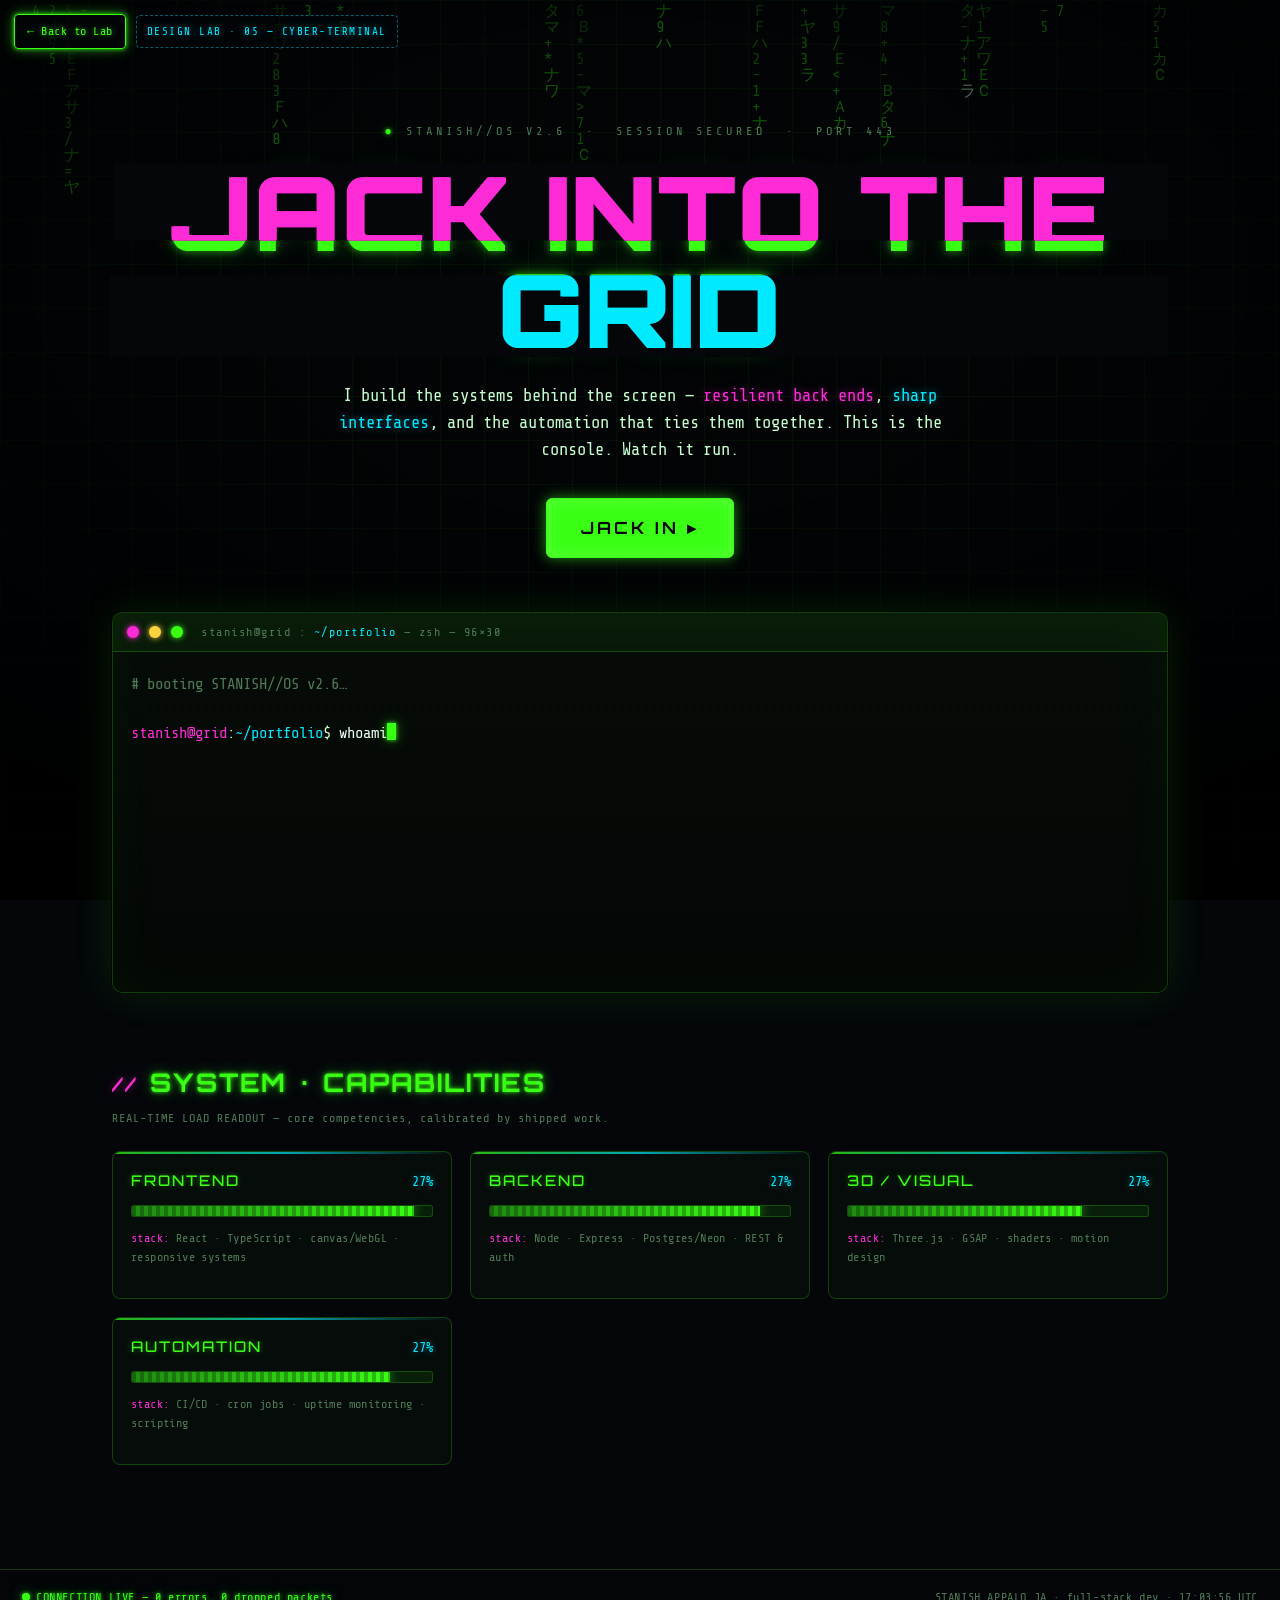
<file: demos/cyberpunk.html>
<!DOCTYPE html>
<html lang="en">
<head>
<meta charset="UTF-8" />
<meta name="viewport" content="width=device-width, initial-scale=1.0" />
<title>CYBER-TERMINAL // Design Lab 05 — Stanish Appalo JA</title>
<meta name="description" content="A neon cyberpunk hacker-terminal interface — matrix rain, glitch headline, live typing console and a HUD capabilities readout. Design Lab piece 05 by Stanish Appalo JA." />
<link rel="preconnect" href="https://fonts.googleapis.com" />
<link rel="preconnect" href="https://fonts.gstatic.com" crossorigin />
<link href="https://fonts.googleapis.com/css2?family=Share+Tech+Mono&family=Orbitron:wght@500;700;900&display=swap" rel="stylesheet" />
<style>
  :root {
    --bg: #04060a;
    --bg-soft: #070b12;
    --green: #39ff14;
    --green-dim: #1f8a12;
    --magenta: #ff2bd6;
    --cyan: #00eaff;
    --ink: #c8ffd0;
    --muted: #4f7a56;
    --panel: rgba(8, 16, 12, 0.72);
    --line: rgba(57, 255, 20, 0.22);
    --glow-green: 0 0 4px rgba(57,255,20,0.9), 0 0 14px rgba(57,255,20,0.45);
    --mono: "Share Tech Mono", ui-monospace, "Cascadia Mono", Consolas, monospace;
    --display: "Orbitron", var(--mono);
  }

  * { box-sizing: border-box; }

  html { scroll-behavior: smooth; }

  body {
    margin: 0;
    background: var(--bg);
    color: var(--ink);
    font-family: var(--mono);
    line-height: 1.55;
    overflow-x: hidden;
    -webkit-font-smoothing: antialiased;
  }

  ::selection { background: var(--magenta); color: #04060a; }

  a { color: inherit; }

  /* ----- Layered backgrounds ----- */
  #matrix {
    position: fixed;
    inset: 0;
    z-index: 0;
    opacity: 0.42;
    display: block;
  }

  .bg-grid {
    position: fixed;
    inset: 0;
    z-index: 1;
    pointer-events: none;
    background-image:
      linear-gradient(rgba(57,255,20,0.05) 1px, transparent 1px),
      linear-gradient(90deg, rgba(57,255,20,0.05) 1px, transparent 1px);
    background-size: 44px 44px;
    mask-image: radial-gradient(ellipse 90% 80% at 50% 35%, #000 30%, transparent 100%);
    -webkit-mask-image: radial-gradient(ellipse 90% 80% at 50% 35%, #000 30%, transparent 100%);
  }

  .bg-vignette {
    position: fixed;
    inset: 0;
    z-index: 1;
    pointer-events: none;
    background: radial-gradient(ellipse 80% 70% at 50% 30%, transparent 40%, rgba(0,0,0,0.78) 100%);
  }

  /* CRT scanlines + flicker overlay */
  .crt {
    position: fixed;
    inset: 0;
    z-index: 9000;
    pointer-events: none;
    background: repeating-linear-gradient(
      to bottom,
      rgba(0,0,0,0) 0px,
      rgba(0,0,0,0) 2px,
      rgba(0,0,0,0.16) 3px,
      rgba(0,0,0,0.16) 4px
    );
    mix-blend-mode: multiply;
  }
  .crt::after {
    content: "";
    position: absolute;
    inset: 0;
    background: rgba(57,255,20,0.018);
    animation: flicker 5.5s infinite steps(1);
  }
  @keyframes flicker {
    0%, 92%, 100% { opacity: 0.5; }
    93% { opacity: 0.85; }
    94% { opacity: 0.25; }
    96% { opacity: 0.7; }
    97% { opacity: 0.4; }
  }

  /* ----- Back-to-lab control ----- */
  .lab-bar {
    position: fixed;
    top: 14px;
    left: 14px;
    z-index: 9500;
    display: flex;
    gap: 10px;
    align-items: center;
    flex-wrap: wrap;
    max-width: calc(100vw - 28px);
  }
  .lab-back {
    font-size: 12px;
    letter-spacing: 0.5px;
    text-decoration: none;
    color: var(--green);
    padding: 7px 12px;
    border: 1px solid var(--green);
    border-radius: 4px;
    background: rgba(4,6,10,0.7);
    box-shadow: var(--glow-green);
    text-shadow: 0 0 6px rgba(57,255,20,0.7);
    transition: background 0.18s, color 0.18s, box-shadow 0.18s;
    white-space: nowrap;
  }
  .lab-back:hover, .lab-back:focus-visible {
    background: var(--green);
    color: #04060a;
    text-shadow: none;
    outline: none;
  }
  .lab-tag {
    font-size: 11px;
    letter-spacing: 1.5px;
    color: var(--cyan);
    text-shadow: 0 0 8px rgba(0,234,255,0.6);
    padding: 7px 10px;
    border: 1px dashed rgba(0,234,255,0.4);
    border-radius: 4px;
    background: rgba(4,6,10,0.55);
    white-space: nowrap;
  }

  /* ----- Shell layout ----- */
  .shell {
    position: relative;
    z-index: 5;
    max-width: 1100px;
    margin: 0 auto;
    padding: 96px 22px 40px;
  }

  /* ----- Hero ----- */
  .hero { text-align: center; padding: 26px 0 54px; }

  .hero-eyebrow {
    font-size: 12px;
    letter-spacing: 4px;
    color: var(--muted);
    text-transform: uppercase;
    margin-bottom: 22px;
  }
  .hero-eyebrow .blip { color: var(--green); text-shadow: var(--glow-green); }

  .glitch {
    font-family: var(--display);
    font-weight: 900;
    font-size: clamp(2.4rem, 9vw, 6.4rem);
    line-height: 0.95;
    letter-spacing: 2px;
    margin: 0 auto;
    color: var(--green);
    text-shadow: 0 0 8px rgba(57,255,20,0.55), 0 0 26px rgba(57,255,20,0.25);
    position: relative;
    display: inline-block;
  }
  .glitch::before,
  .glitch::after {
    content: attr(data-text);
    position: absolute;
    inset: 0;
    background: var(--bg);
    overflow: hidden;
  }
  .glitch::before {
    left: 2px;
    color: var(--magenta);
    text-shadow: -2px 0 var(--magenta);
    clip-path: inset(0 0 60% 0);
    animation: glitch-top 3.2s infinite linear alternate-reverse;
  }
  .glitch::after {
    left: -2px;
    color: var(--cyan);
    text-shadow: 2px 0 var(--cyan);
    clip-path: inset(58% 0 0 0);
    animation: glitch-bot 2.6s infinite linear alternate-reverse;
  }
  @keyframes glitch-top {
    0% { transform: translate(0,0); }
    15% { transform: translate(-4px,-2px); }
    16% { transform: translate(3px,1px); }
    50% { transform: translate(0,0); }
    72% { transform: translate(-3px,1px); }
    73% { transform: translate(2px,-1px); }
    100% { transform: translate(0,0); }
  }
  @keyframes glitch-bot {
    0% { transform: translate(0,0); }
    20% { transform: translate(3px,1px); }
    21% { transform: translate(-2px,-1px); }
    55% { transform: translate(0,0); }
    78% { transform: translate(4px,-1px); }
    79% { transform: translate(-3px,1px); }
    100% { transform: translate(0,0); }
  }

  .hero-sub {
    max-width: 620px;
    margin: 26px auto 0;
    color: var(--ink);
    font-size: clamp(0.92rem, 2.4vw, 1.08rem);
  }
  .hero-sub .accent-m { color: var(--magenta); text-shadow: 0 0 8px rgba(255,43,214,0.5); }
  .hero-sub .accent-c { color: var(--cyan); text-shadow: 0 0 8px rgba(0,234,255,0.5); }

  .jack {
    display: inline-block;
    margin-top: 34px;
    font-family: var(--display);
    font-weight: 700;
    font-size: 1.05rem;
    letter-spacing: 3px;
    text-decoration: none;
    color: #04060a;
    background: var(--green);
    padding: 16px 34px;
    border: 1px solid var(--green);
    border-radius: 6px;
    box-shadow: 0 0 14px rgba(57,255,20,0.55), inset 0 0 18px rgba(255,255,255,0.18);
    position: relative;
    transition: transform 0.15s, box-shadow 0.15s;
    animation: pulse 2.4s ease-in-out infinite;
  }
  .jack:hover, .jack:focus-visible {
    transform: translateY(-2px) scale(1.02);
    box-shadow: 0 0 26px rgba(57,255,20,0.9), 0 0 48px rgba(0,234,255,0.4);
    outline: none;
    animation-play-state: paused;
  }
  @keyframes pulse {
    0%, 100% { box-shadow: 0 0 12px rgba(57,255,20,0.45), inset 0 0 18px rgba(255,255,255,0.18); }
    50% { box-shadow: 0 0 24px rgba(57,255,20,0.85), inset 0 0 18px rgba(255,255,255,0.28); }
  }

  /* ----- Section heading ----- */
  .sec-head {
    font-family: var(--display);
    font-weight: 700;
    font-size: clamp(1.1rem, 3.5vw, 1.6rem);
    letter-spacing: 2px;
    color: var(--green);
    text-shadow: var(--glow-green);
    margin: 0 0 6px;
    display: flex;
    align-items: baseline;
    gap: 12px;
  }
  .sec-head .idx { color: var(--magenta); font-size: 0.8em; text-shadow: 0 0 8px rgba(255,43,214,0.5); }
  .sec-note { color: var(--muted); font-size: 12px; letter-spacing: 1px; margin: 0 0 24px; }

  /* ----- Terminal window ----- */
  .terminal {
    background: linear-gradient(180deg, rgba(7,13,9,0.92), rgba(4,7,5,0.92));
    border: 1px solid var(--line);
    border-radius: 10px;
    box-shadow: 0 0 0 1px rgba(0,0,0,0.6), 0 0 40px rgba(57,255,20,0.12), inset 0 0 60px rgba(57,255,20,0.04);
    overflow: hidden;
    margin-bottom: 70px;
  }
  .term-bar {
    display: flex;
    align-items: center;
    gap: 10px;
    padding: 10px 14px;
    background: rgba(57,255,20,0.06);
    border-bottom: 1px solid var(--line);
  }
  .dot { width: 12px; height: 12px; border-radius: 50%; box-shadow: 0 0 6px currentColor; }
  .dot.r { background: var(--magenta); color: var(--magenta); }
  .dot.y { background: #ffd33d; color: #ffd33d; }
  .dot.g { background: var(--green); color: var(--green); }
  .term-title {
    margin-left: 8px;
    font-size: 12px;
    letter-spacing: 1.5px;
    color: var(--muted);
    overflow: hidden;
    text-overflow: ellipsis;
    white-space: nowrap;
  }
  .term-title b { color: var(--cyan); font-weight: 400; }

  .term-body {
    padding: 20px 18px 26px;
    font-size: clamp(0.8rem, 2.2vw, 0.98rem);
    min-height: 340px;
    white-space: pre-wrap;
    word-break: break-word;
  }
  .term-body .prompt { color: var(--magenta); }
  .term-body .path { color: var(--cyan); }
  .term-body .cmd { color: #eafff0; }
  .term-body .ok { color: var(--green); text-shadow: 0 0 6px rgba(57,255,20,0.4); }
  .term-body .warn { color: #ffd33d; }
  .term-body .dim { color: var(--muted); }
  .term-line { display: block; }

  .cursor {
    display: inline-block;
    width: 9px;
    height: 1.05em;
    background: var(--green);
    box-shadow: var(--glow-green);
    transform: translateY(2px);
    animation: blink 1s steps(1) infinite;
  }
  @keyframes blink { 50% { opacity: 0; } }

  /* ----- Capabilities HUD ----- */
  .hud {
    display: grid;
    grid-template-columns: repeat(auto-fit, minmax(260px, 1fr));
    gap: 18px;
    margin-bottom: 64px;
  }
  .stat {
    background: var(--panel);
    border: 1px solid var(--line);
    border-radius: 8px;
    padding: 18px 18px 20px;
    position: relative;
    overflow: hidden;
  }
  .stat::before {
    content: "";
    position: absolute;
    top: 0; left: 0;
    width: 100%; height: 2px;
    background: linear-gradient(90deg, var(--green), var(--cyan), transparent);
    opacity: 0.7;
  }
  .stat-top {
    display: flex;
    justify-content: space-between;
    align-items: baseline;
    margin-bottom: 12px;
  }
  .stat-name {
    font-family: var(--display);
    font-weight: 500;
    font-size: 0.92rem;
    letter-spacing: 2px;
    color: var(--green);
    text-shadow: 0 0 6px rgba(57,255,20,0.4);
  }
  .stat-pct {
    font-size: 0.85rem;
    color: var(--cyan);
    text-shadow: 0 0 6px rgba(0,234,255,0.5);
    font-variant-numeric: tabular-nums;
  }
  .bar {
    height: 12px;
    background: rgba(57,255,20,0.08);
    border: 1px solid var(--line);
    border-radius: 3px;
    overflow: hidden;
    position: relative;
  }
  .bar-fill {
    height: 100%;
    width: 0;
    background:
      repeating-linear-gradient(90deg, rgba(0,0,0,0.25) 0 4px, transparent 4px 8px),
      linear-gradient(90deg, var(--green-dim), var(--green));
    box-shadow: 0 0 12px rgba(57,255,20,0.6);
    transition: width 1.4s cubic-bezier(0.16, 1, 0.3, 1);
  }
  .stat-desc { margin-top: 12px; font-size: 12px; color: var(--muted); letter-spacing: 0.4px; }
  .stat-desc .tag { color: var(--magenta); }

  /* ----- Footer console ----- */
  .footer {
    position: relative;
    z-index: 5;
    border-top: 1px solid var(--line);
    background: rgba(4,6,10,0.82);
    padding: 18px 22px;
    font-size: 12px;
    letter-spacing: 0.6px;
    color: var(--muted);
    display: flex;
    justify-content: space-between;
    gap: 14px;
    flex-wrap: wrap;
  }
  .footer .live { color: var(--green); text-shadow: var(--glow-green); }
  .footer .live .blip {
    display: inline-block;
    width: 8px; height: 8px;
    border-radius: 50%;
    background: var(--green);
    box-shadow: var(--glow-green);
    margin-right: 6px;
    animation: blink 1.4s steps(1) infinite;
  }

  /* ----- Reduced motion ----- */
  @media (prefers-reduced-motion: reduce) {
    .glitch::before, .glitch::after { animation: none; }
    .glitch::before { clip-path: inset(0 0 60% 0); }
    .jack { animation: none; }
    .crt::after { animation: none; opacity: 0.5; }
    .cursor { animation: none; }
    .footer .live .blip { animation: none; }
    html { scroll-behavior: auto; }
  }

  @media (max-width: 520px) {
    .shell { padding-top: 120px; }
    .lab-tag { font-size: 10px; letter-spacing: 1px; }
  }
</style>
</head>
<body>
  <canvas id="matrix" aria-hidden="true"></canvas>
  <div class="bg-grid" aria-hidden="true"></div>
  <div class="bg-vignette" aria-hidden="true"></div>

  <nav class="lab-bar">
    <a class="lab-back" href="../index.html#lab">&larr; Back to Lab</a>
    <span class="lab-tag">DESIGN LAB · 05 — CYBER-TERMINAL</span>
  </nav>

  <main class="shell">
    <!-- HERO -->
    <header class="hero">
      <div class="hero-eyebrow"><span class="blip">●</span> STANISH//OS v2.6 &nbsp;·&nbsp; SESSION SECURED &nbsp;·&nbsp; PORT 443</div>
      <h1 class="glitch" data-text="JACK INTO THE GRID">JACK INTO THE GRID</h1>
      <p class="hero-sub">
        I build the systems behind the screen — <span class="accent-m">resilient back ends</span>,
        <span class="accent-c">sharp interfaces</span>, and the automation that ties them together.
        This is the console. Watch it run.
      </p>
      <a class="jack" href="../index.html#contact">JACK IN &#9656;</a>
    </header>

    <!-- TERMINAL -->
    <section aria-label="Live console session">
      <div class="terminal">
        <div class="term-bar">
          <span class="dot r"></span>
          <span class="dot y"></span>
          <span class="dot g"></span>
          <span class="term-title">stanish@grid&nbsp;:&nbsp;<b>~/portfolio</b>&nbsp;— zsh — 96×30</span>
        </div>
        <div class="term-body" id="term" aria-live="polite"></div>
      </div>
    </section>

    <!-- CAPABILITIES HUD -->
    <section aria-label="System capabilities">
      <h2 class="sec-head"><span class="idx">//</span> SYSTEM · CAPABILITIES</h2>
      <p class="sec-note">REAL-TIME LOAD READOUT — core competencies, calibrated by shipped work.</p>
      <div class="hud" id="hud">
        <div class="stat">
          <div class="stat-top"><span class="stat-name">FRONTEND</span><span class="stat-pct" data-target="94">0%</span></div>
          <div class="bar"><div class="bar-fill" data-target="94"></div></div>
          <p class="stat-desc"><span class="tag">stack:</span> React · TypeScript · canvas/WebGL · responsive systems</p>
        </div>
        <div class="stat">
          <div class="stat-top"><span class="stat-name">BACKEND</span><span class="stat-pct" data-target="90">0%</span></div>
          <div class="bar"><div class="bar-fill" data-target="90"></div></div>
          <p class="stat-desc"><span class="tag">stack:</span> Node · Express · Postgres/Neon · REST &amp; auth</p>
        </div>
        <div class="stat">
          <div class="stat-top"><span class="stat-name">3D / VISUAL</span><span class="stat-pct" data-target="78">0%</span></div>
          <div class="bar"><div class="bar-fill" data-target="78"></div></div>
          <p class="stat-desc"><span class="tag">stack:</span> Three.js · GSAP · shaders · motion design</p>
        </div>
        <div class="stat">
          <div class="stat-top"><span class="stat-name">AUTOMATION</span><span class="stat-pct" data-target="86">0%</span></div>
          <div class="bar"><div class="bar-fill" data-target="86"></div></div>
          <p class="stat-desc"><span class="tag">stack:</span> CI/CD · cron jobs · uptime monitoring · scripting</p>
        </div>
      </div>
    </section>
  </main>

  <footer class="footer">
    <span class="live"><span class="blip"></span>CONNECTION LIVE — 0 errors, 0 dropped packets</span>
    <span>STANISH APPALO JA · full-stack dev · <span id="clock">--:--:--</span> UTC</span>
  </footer>

<script>
(function () {
  "use strict";
  var reduceMotion = window.matchMedia &&
    window.matchMedia("(prefers-reduced-motion: reduce)").matches;

  /* =========================================================
     1. MATRIX RAIN — vanilla canvas, throttled & responsive
     ========================================================= */
  (function matrixRain() {
    var canvas = document.getElementById("matrix");
    if (!canvas || !canvas.getContext) return;
    var ctx = canvas.getContext("2d");
    var glyphs = "アカサタナハマヤラワ0123456789ＡＢＣＤＥＦ<>=/*+-".split("");
    var fontSize = 16;
    var columns = 0;
    var drops = [];
    var w = 0, h = 0, dpr = 1;

    function resize() {
      dpr = Math.min(window.devicePixelRatio || 1, 1.5);
      w = window.innerWidth;
      h = window.innerHeight;
      canvas.width = Math.floor(w * dpr);
      canvas.height = Math.floor(h * dpr);
      canvas.style.width = w + "px";
      canvas.style.height = h + "px";
      ctx.setTransform(dpr, 0, 0, dpr, 0, 0);
      columns = Math.ceil(w / fontSize);
      drops = new Array(columns);
      for (var i = 0; i < columns; i++) {
        drops[i] = Math.floor(Math.random() * -50);
      }
    }

    function drawStatic() {
      ctx.fillStyle = "#04060a";
      ctx.fillRect(0, 0, w, h);
      ctx.font = fontSize + "px 'Share Tech Mono', monospace";
      for (var i = 0; i < columns; i++) {
        for (var j = 0; j < h / fontSize; j += 3) {
          if (Math.random() > 0.82) {
            ctx.fillStyle = "rgba(57,255,20,0.35)";
            ctx.fillText(
              glyphs[Math.floor(Math.random() * glyphs.length)],
              i * fontSize,
              j * fontSize
            );
          }
        }
      }
    }

    var last = 0;
    var interval = 55; // ms between frames -> throttle
    function draw(now) {
      requestAnimationFrame(draw);
      if (now - last < interval) return;
      last = now;

      ctx.fillStyle = "rgba(4,6,10,0.09)";
      ctx.fillRect(0, 0, w, h);
      ctx.font = fontSize + "px 'Share Tech Mono', monospace";

      for (var i = 0; i < columns; i++) {
        var ch = glyphs[Math.floor(Math.random() * glyphs.length)];
        var x = i * fontSize;
        var y = drops[i] * fontSize;
        // lead glyph brighter
        if (Math.random() > 0.975) {
          ctx.fillStyle = "rgba(220,255,225,0.95)";
        } else {
          ctx.fillStyle = "rgba(57,255,20,0.78)";
        }
        if (y > 0) ctx.fillText(ch, x, y);
        if (y > h && Math.random() > 0.975) {
          drops[i] = 0;
        }
        drops[i]++;
      }
    }

    var resizeTimer;
    window.addEventListener("resize", function () {
      clearTimeout(resizeTimer);
      resizeTimer = setTimeout(resize, 150);
    });

    resize();
    if (reduceMotion) {
      drawStatic();
    } else {
      requestAnimationFrame(draw);
    }
  })();

  /* =========================================================
     2. TERMINAL TYPEWRITER — believable looped session
     ========================================================= */
  (function terminal() {
    var el = document.getElementById("term");
    if (!el) return;

    var P = '<span class="prompt">stanish@grid</span>:<span class="path">~/portfolio</span>$ ';

    // Each step: type a command, then print response lines instantly.
    var script = [
      { cmd: "whoami", out: [
        '<span class="ok">Stanish Appalo JA</span> — full-stack developer',
        '<span class="dim">role: builds web apps end-to-end · learning relentlessly</span>'
      ]},
      { cmd: "cat ./stack.json", out: [
        '{',
        '  "frontend":  ["React", "TypeScript", "canvas"],',
        '  "backend":   ["Node", "Express", "Postgres"],',
        '  "infra":     ["Render", "Neon", "CI/CD cron"]',
        '}'
      ]},
      { cmd: "./deploy --target=production", out: [
        '<span class="dim">› bundling assets................</span> <span class="ok">done</span>',
        '<span class="dim">› running tests (42 passed)......</span> <span class="ok">done</span>',
        '<span class="dim">› pushing to edge nodes.........</span> <span class="ok">done</span>',
        '<span class="ok">✓ live in 11.4s</span> — <span class="path">https://stanish.dev</span>'
      ]},
      { cmd: "uptime --service=monitor", out: [
        '<span class="ok">UP</span> 247 days · <span class="warn">99.98%</span> · 0 incidents this quarter'
      ]},
      { cmd: "echo $MISSION", out: [
        '"Ship clean, reliable software — and make it look like the future."'
      ]},
      { cmd: "open ../index.html#contact", out: [
        '<span class="ok">▸ channel open.</span> <span class="dim">Ready to build something. JACK IN above.</span>'
      ]}
    ];

    var lines = [];     // committed HTML lines
    var MAX_LINES = 16; // keep the window from growing unbounded
    var typingHTML = "";
    var step = 0, ci = 0;

    function render(showCursor) {
      var html = lines.join("\n");
      if (typingHTML) html += (html ? "\n" : "") + typingHTML;
      if (showCursor) html += '<span class="cursor"></span>';
      el.innerHTML = html;
    }

    function pushLine(html) {
      lines.push(html);
      while (lines.length > MAX_LINES) lines.shift();
    }

    function typeCmd() {
      var full = script[step].cmd;
      if (ci <= full.length) {
        typingHTML = P + '<span class="cmd">' + full.slice(0, ci) + "</span>";
        render(true);
        ci++;
        setTimeout(typeCmd, 38 + Math.random() * 55);
      } else {
        pushLine(typingHTML);
        typingHTML = "";
        setTimeout(printOut, 260);
      }
    }

    function printOut() {
      var out = script[step].out;
      for (var i = 0; i < out.length; i++) pushLine(out[i]);
      pushLine(""); // spacer
      render(true);
      step = (step + 1) % script.length;
      ci = 0;
      if (step === 0) {
        // clear after a full loop for a fresh session feel
        setTimeout(function () {
          lines = [];
          pushLine('<span class="dim"># new session — booting STANISH//OS…</span>');
          pushLine("");
          render(true);
          setTimeout(typeCmd, 700);
        }, 2200);
      } else {
        setTimeout(typeCmd, 900);
      }
    }

    if (reduceMotion) {
      // Static, fully-rendered session — no looping animation.
      script.forEach(function (s) {
        pushLine(P + '<span class="cmd">' + s.cmd + "</span>");
        s.out.forEach(function (o) { pushLine(o); });
        pushLine("");
      });
      // keep all lines visible in static mode
      el.innerHTML = lines.join("\n") + '<span class="cursor" style="animation:none"></span>';
    } else {
      pushLine('<span class="dim"># booting STANISH//OS v2.6…</span>');
      pushLine("");
      render(true);
      setTimeout(typeCmd, 900);
    }
  })();

  /* =========================================================
     3. CAPABILITIES HUD — animated stat bars (on view)
     ========================================================= */
  (function hud() {
    var hudEl = document.getElementById("hud");
    if (!hudEl) return;
    var fills = hudEl.querySelectorAll(".bar-fill");
    var pcts = hudEl.querySelectorAll(".stat-pct");

    function fill() {
      fills.forEach(function (f) {
        f.style.width = (f.getAttribute("data-target") || 0) + "%";
      });
      pcts.forEach(function (p) {
        var target = parseInt(p.getAttribute("data-target"), 10) || 0;
        if (reduceMotion) { p.textContent = target + "%"; return; }
        var n = 0;
        var stepSize = Math.max(1, Math.round(target / 28));
        var t = setInterval(function () {
          n += stepSize;
          if (n >= target) { n = target; clearInterval(t); }
          p.textContent = n + "%";
        }, 40);
      });
    }

    if ("IntersectionObserver" in window && !reduceMotion) {
      var io = new IntersectionObserver(function (entries) {
        entries.forEach(function (e) {
          if (e.isIntersecting) { fill(); io.disconnect(); }
        });
      }, { threshold: 0.3 });
      io.observe(hudEl);
    } else {
      fill();
    }
  })();

  /* =========================================================
     4. FOOTER CLOCK (UTC)
     ========================================================= */
  (function clock() {
    var c = document.getElementById("clock");
    if (!c) return;
    function tick() {
      var d = new Date();
      function pad(n) { return (n < 10 ? "0" : "") + n; }
      c.textContent = pad(d.getUTCHours()) + ":" + pad(d.getUTCMinutes()) + ":" + pad(d.getUTCSeconds());
    }
    tick();
    if (!reduceMotion) setInterval(tick, 1000);
  })();

  /* =========================================================
     5. Optional GSAP hero entrance (guarded feature check)
     ========================================================= */
  if (!reduceMotion && window.gsap && typeof window.gsap.from === "function") {
    try {
      window.gsap.from(".hero-eyebrow, .glitch, .hero-sub, .jack", {
        y: 18, opacity: 0, duration: 0.7, stagger: 0.12, ease: "power3.out"
      });
    } catch (e) { /* non-fatal: page works without GSAP */ }
  }
})();
</script>
<script src="https://cdnjs.cloudflare.com/ajax/libs/gsap/3.12.5/gsap.min.js" defer></script>
</body>
</html>
</file>
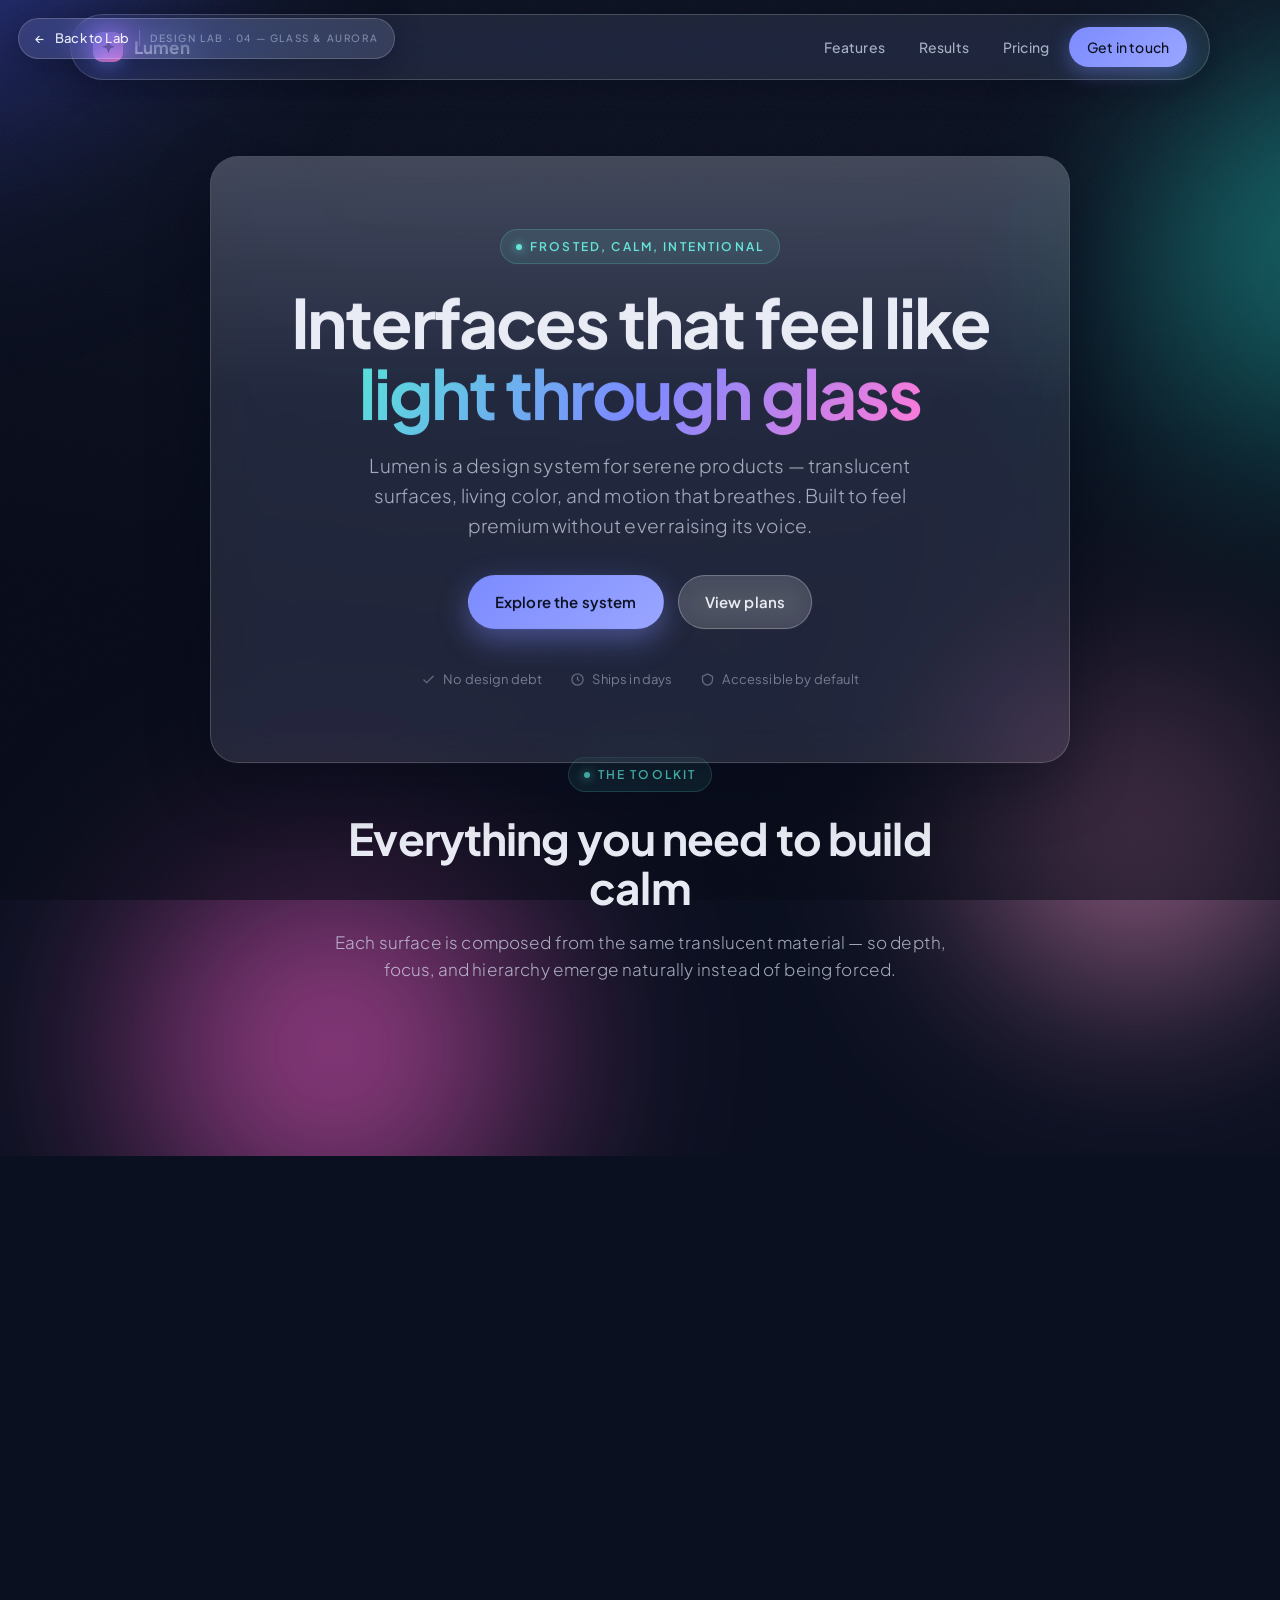
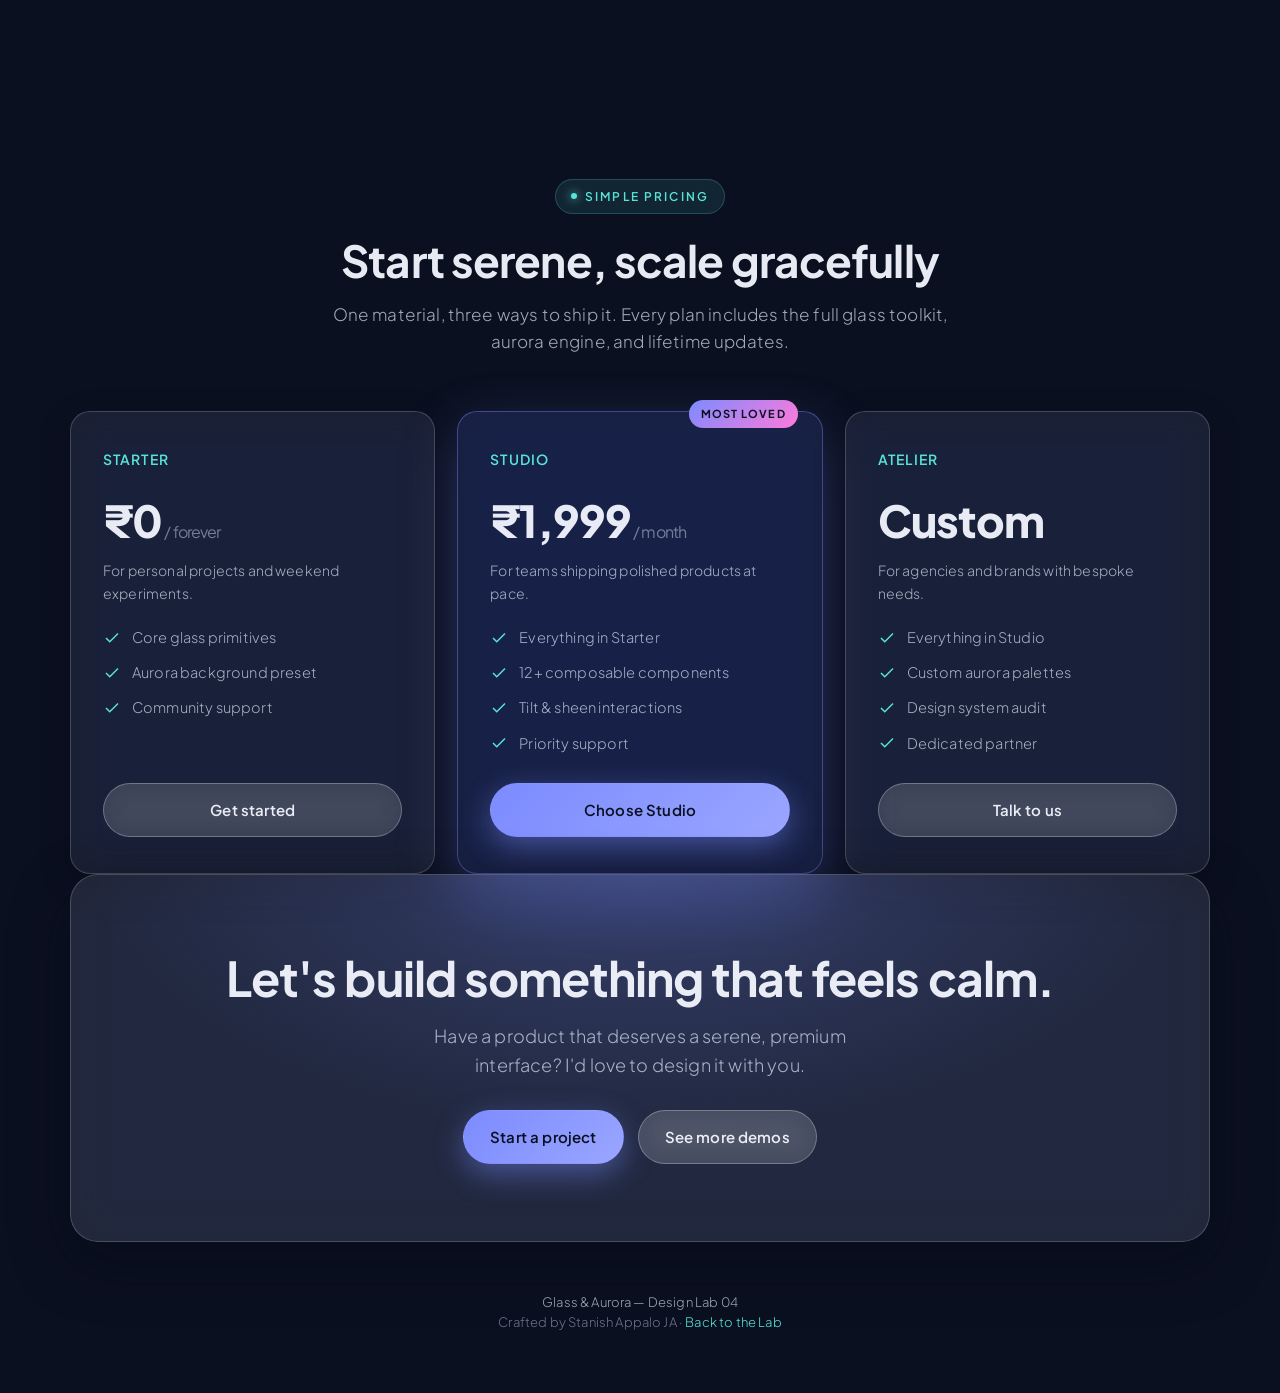
<file: demos/glassmorphism.html>
<!DOCTYPE html>
<html lang="en">
<head>
<meta charset="UTF-8" />
<meta name="viewport" content="width=device-width, initial-scale=1.0" />
<title>Glass &amp; Aurora — Design Lab 04</title>
<meta name="description" content="A serene, premium glassmorphism study — frosted glass panels floating over a living aurora. Design Lab 04 by Stanish Appalo JA." />
<link rel="preconnect" href="https://fonts.googleapis.com" />
<link rel="preconnect" href="https://fonts.gstatic.com" crossorigin />
<link href="https://fonts.googleapis.com/css2?family=Plus+Jakarta+Sans:wght@300;400;500;600;700;800&display=swap" rel="stylesheet" />
<style>
  :root {
    --base: #0b1020;
    --glass-bg: rgba(255, 255, 255, 0.12);
    --glass-bg-soft: rgba(255, 255, 255, 0.07);
    --glass-border: rgba(255, 255, 255, 0.18);
    --glass-border-strong: rgba(255, 255, 255, 0.28);
    --text: rgba(244, 247, 255, 0.95);
    --text-soft: rgba(220, 228, 245, 0.72);
    --text-faint: rgba(206, 216, 240, 0.5);
    --accent: #7c8bff;
    --accent-2: #58e3d8;
    --accent-3: #ff7ad9;
    --shadow: 0 20px 60px rgba(4, 8, 24, 0.45);
    --shadow-soft: 0 8px 30px rgba(4, 8, 24, 0.3);
    --radius: 20px;
    --radius-lg: 28px;
    --ease: cubic-bezier(0.22, 1, 0.36, 1);
  }

  * { margin: 0; padding: 0; box-sizing: border-box; }

  html { scroll-behavior: smooth; }

  body {
    font-family: "Plus Jakarta Sans", system-ui, -apple-system, "Segoe UI", sans-serif;
    background: var(--base);
    color: var(--text);
    line-height: 1.6;
    overflow-x: hidden;
    -webkit-font-smoothing: antialiased;
    text-rendering: optimizeLegibility;
    letter-spacing: 0.01em;
    position: relative;
    min-height: 100vh;
  }

  ::selection { background: rgba(124, 139, 255, 0.4); color: #fff; }

  a { color: inherit; text-decoration: none; }

  /* ============ AURORA BACKGROUND ============ */
  .aurora {
    position: fixed;
    inset: -20vmax;
    z-index: -2;
    overflow: hidden;
    pointer-events: none;
    will-change: transform;
  }
  .blob {
    position: absolute;
    border-radius: 50%;
    filter: blur(80px);
    opacity: 0.7;
    mix-blend-mode: screen;
    will-change: transform;
  }
  .blob.b1 {
    width: 55vmax; height: 55vmax;
    background: radial-gradient(circle at 30% 30%, #4a5bff, transparent 65%);
    top: -10%; left: -5%;
    animation: drift1 26s ease-in-out infinite alternate;
  }
  .blob.b2 {
    width: 48vmax; height: 48vmax;
    background: radial-gradient(circle at 40% 40%, #1fd6c8, transparent 64%);
    top: 20%; right: -10%;
    animation: drift2 32s ease-in-out infinite alternate;
  }
  .blob.b3 {
    width: 50vmax; height: 50vmax;
    background: radial-gradient(circle at 50% 50%, #ff5fcf, transparent 66%);
    bottom: -15%; left: 15%;
    animation: drift3 29s ease-in-out infinite alternate;
  }
  .blob.b4 {
    width: 40vmax; height: 40vmax;
    background: radial-gradient(circle at 50% 50%, #ff9ad1, transparent 68%);
    bottom: 5%; right: 8%;
    animation: drift4 35s ease-in-out infinite alternate;
  }

  @keyframes drift1 {
    0%   { transform: translate(0,0) scale(1); }
    100% { transform: translate(8vmax, 6vmax) scale(1.15); }
  }
  @keyframes drift2 {
    0%   { transform: translate(0,0) scale(1.05); }
    100% { transform: translate(-7vmax, 5vmax) scale(0.9); }
  }
  @keyframes drift3 {
    0%   { transform: translate(0,0) scale(0.95); }
    100% { transform: translate(6vmax, -7vmax) scale(1.12); }
  }
  @keyframes drift4 {
    0%   { transform: translate(0,0) scale(1); }
    100% { transform: translate(-6vmax, -5vmax) scale(1.1); }
  }

  /* grain overlay */
  .grain {
    position: fixed;
    inset: 0;
    z-index: -1;
    pointer-events: none;
    opacity: 0.05;
    background-image: url("data:image/svg+xml,%3Csvg xmlns='http://www.w3.org/2000/svg' width='160' height='160'%3E%3Cfilter id='n'%3E%3CfeTurbulence type='fractalNoise' baseFrequency='0.85' numOctaves='3' stitchTiles='stitch'/%3E%3C/filter%3E%3Crect width='100%25' height='100%25' filter='url(%23n)'/%3E%3C/svg%3E");
  }
  /* subtle top vignette to deepen base */
  .vignette {
    position: fixed; inset: 0; z-index: -1; pointer-events: none;
    background: radial-gradient(120% 80% at 50% -10%, transparent 40%, rgba(6,9,22,0.55) 100%);
  }

  /* ============ GLASS PRIMITIVE ============ */
  .glass {
    background: var(--glass-bg);
    -webkit-backdrop-filter: blur(18px) saturate(160%);
    backdrop-filter: blur(18px) saturate(160%);
    border: 1px solid var(--glass-border);
    box-shadow: var(--shadow);
    border-radius: var(--radius);
  }

  /* ============ BACK-TO-LAB PILL ============ */
  .lab-pill {
    position: fixed;
    top: 18px; left: 18px;
    z-index: 100;
    display: inline-flex;
    align-items: center;
    gap: 10px;
    padding: 9px 16px;
    border-radius: 999px;
    background: var(--glass-bg);
    -webkit-backdrop-filter: blur(18px) saturate(160%);
    backdrop-filter: blur(18px) saturate(160%);
    border: 1px solid var(--glass-border);
    box-shadow: var(--shadow-soft);
    font-size: 13px;
    font-weight: 500;
    color: var(--text);
    transition: transform 0.4s var(--ease), background 0.4s var(--ease), border-color 0.4s var(--ease);
  }
  .lab-pill:hover { transform: translateY(-2px); background: rgba(255,255,255,0.18); border-color: var(--glass-border-strong); }
  .lab-pill .arrow { transition: transform 0.4s var(--ease); }
  .lab-pill:hover .arrow { transform: translateX(-3px); }
  .lab-pill .tag {
    font-size: 10px;
    letter-spacing: 0.16em;
    text-transform: uppercase;
    color: var(--text-faint);
    padding-left: 10px;
    border-left: 1px solid var(--glass-border);
  }
  @media (max-width: 560px) {
    .lab-pill .tag { display: none; }
  }

  /* ============ NAVBAR ============ */
  .nav {
    position: sticky;
    top: 0;
    z-index: 90;
    margin: 0 auto;
    max-width: 1180px;
  }
  .nav-inner {
    display: flex;
    align-items: center;
    justify-content: space-between;
    margin: 14px 20px 0;
    padding: 12px 22px;
    border-radius: 999px;
    background: rgba(255,255,255,0.08);
    -webkit-backdrop-filter: blur(20px) saturate(170%);
    backdrop-filter: blur(20px) saturate(170%);
    border: 1px solid var(--glass-border);
    box-shadow: var(--shadow-soft);
  }
  .logo { display: flex; align-items: center; gap: 11px; font-weight: 700; font-size: 17px; }
  .logo-mark {
    width: 30px; height: 30px; border-radius: 9px;
    background: linear-gradient(135deg, var(--accent), var(--accent-3));
    box-shadow: 0 4px 16px rgba(124,139,255,0.5);
    display: grid; place-items: center;
  }
  .logo-mark svg { width: 17px; height: 17px; }
  .nav-links { display: flex; gap: 6px; align-items: center; }
  .nav-links a {
    font-size: 14px; font-weight: 500; color: var(--text-soft);
    padding: 7px 14px; border-radius: 999px;
    transition: color 0.3s, background 0.3s;
  }
  .nav-links a:hover { color: var(--text); background: rgba(255,255,255,0.1); }
  .nav-cta {
    font-size: 14px; font-weight: 600;
    padding: 9px 18px !important;
    border-radius: 999px;
    background: linear-gradient(135deg, var(--accent), #9aa6ff);
    color: #0b1020 !important;
    box-shadow: 0 6px 20px rgba(124,139,255,0.4);
  }
  .nav-cta:hover { background: linear-gradient(135deg, #9aa6ff, var(--accent)) !important; }
  .nav-toggle { display: none; background: none; border: none; cursor: pointer; padding: 6px; }
  .nav-toggle span { display: block; width: 22px; height: 2px; background: var(--text); margin: 4px 0; border-radius: 2px; transition: 0.3s; }
  @media (max-width: 760px) {
    .nav-links { display: none; }
    .nav-toggle { display: block; }
  }

  /* ============ LAYOUT ============ */
  .wrap { max-width: 1180px; margin: 0 auto; padding: 0 20px; }
  section { padding: 84px 0; }

  .eyebrow {
    display: inline-flex; align-items: center; gap: 8px;
    font-size: 12px; font-weight: 600; letter-spacing: 0.18em; text-transform: uppercase;
    color: var(--accent-2);
    padding: 7px 15px; border-radius: 999px;
    background: rgba(88,227,216,0.1);
    border: 1px solid rgba(88,227,216,0.22);
    margin-bottom: 22px;
  }
  .eyebrow .dot { width: 6px; height: 6px; border-radius: 50%; background: var(--accent-2); box-shadow: 0 0 10px var(--accent-2); }

  .section-head { text-align: center; max-width: 640px; margin: 0 auto 56px; }
  .section-head h2 {
    font-size: clamp(28px, 4.5vw, 44px);
    font-weight: 700; line-height: 1.12; letter-spacing: -0.02em;
    margin-bottom: 16px;
  }
  .section-head p { color: var(--text-soft); font-size: clamp(15px, 1.6vw, 17px); font-weight: 300; }

  /* ============ HERO ============ */
  .hero { padding-top: 70px; }
  .hero-card {
    position: relative;
    max-width: 860px; margin: 0 auto;
    text-align: center;
    padding: clamp(40px, 6vw, 72px) clamp(24px, 5vw, 64px);
    border-radius: var(--radius-lg);
    background: rgba(255,255,255,0.1);
    -webkit-backdrop-filter: blur(22px) saturate(160%);
    backdrop-filter: blur(22px) saturate(160%);
    border: 1px solid var(--glass-border);
    box-shadow: var(--shadow);
    overflow: hidden;
    will-change: transform;
  }
  .hero-card::before {
    content: "";
    position: absolute; inset: 0;
    background: linear-gradient(180deg, rgba(255,255,255,0.14), transparent 40%);
    pointer-events: none;
  }
  .hero h1 {
    position: relative;
    font-size: clamp(34px, 7vw, 68px);
    font-weight: 700; line-height: 1.04; letter-spacing: -0.03em;
    margin-bottom: 22px;
  }
  .hero h1 .grad {
    background: linear-gradient(120deg, var(--accent-2), var(--accent), var(--accent-3));
    -webkit-background-clip: text; background-clip: text;
    -webkit-text-fill-color: transparent; color: transparent;
  }
  .hero p.lead {
    position: relative;
    max-width: 560px; margin: 0 auto 34px;
    color: var(--text-soft); font-size: clamp(16px, 2vw, 19px); font-weight: 300;
  }
  .hero-btns { position: relative; display: flex; gap: 14px; justify-content: center; flex-wrap: wrap; }

  .btn {
    display: inline-flex; align-items: center; gap: 9px;
    font-size: 15px; font-weight: 600;
    padding: 14px 26px; border-radius: 999px;
    cursor: pointer; border: 1px solid transparent;
    transition: transform 0.4s var(--ease), box-shadow 0.4s var(--ease), background 0.4s var(--ease);
  }
  .btn:hover { transform: translateY(-3px); }
  .btn-solid {
    background: linear-gradient(135deg, var(--accent), #9aa6ff);
    color: #0b1020;
    box-shadow: 0 10px 30px rgba(124,139,255,0.45);
  }
  .btn-solid:hover { box-shadow: 0 14px 40px rgba(124,139,255,0.6); }
  .btn-glass {
    background: var(--glass-bg);
    -webkit-backdrop-filter: blur(14px) saturate(150%);
    backdrop-filter: blur(14px) saturate(150%);
    border: 1px solid var(--glass-border-strong);
    color: var(--text);
  }
  .btn-glass:hover { background: rgba(255,255,255,0.2); }

  .hero-meta {
    margin-top: 40px; display: flex; gap: 28px; justify-content: center; flex-wrap: wrap;
    color: var(--text-faint); font-size: 13px;
  }
  .hero-meta span { display: inline-flex; align-items: center; gap: 7px; }
  .hero-meta svg { width: 15px; height: 15px; opacity: 0.8; }

  /* ============ FEATURE CARDS ============ */
  .feature-grid {
    display: grid;
    grid-template-columns: repeat(auto-fit, minmax(290px, 1fr));
    gap: 22px;
  }
  .card {
    position: relative;
    padding: 32px 30px;
    border-radius: var(--radius);
    background: var(--glass-bg);
    -webkit-backdrop-filter: blur(18px) saturate(160%);
    backdrop-filter: blur(18px) saturate(160%);
    border: 1px solid var(--glass-border);
    box-shadow: var(--shadow-soft);
    overflow: hidden;
    transform-style: preserve-3d;
    transition: box-shadow 0.4s var(--ease), border-color 0.4s var(--ease);
    will-change: transform;
  }
  .card .sheen {
    position: absolute; inset: 0; pointer-events: none;
    background: radial-gradient(220px circle at var(--mx, 50%) var(--my, 0%), rgba(255,255,255,0.18), transparent 60%);
    opacity: 0; transition: opacity 0.4s var(--ease);
  }
  .card:hover { border-color: var(--glass-border-strong); box-shadow: 0 26px 70px rgba(4,8,24,0.5); }
  .card:hover .sheen { opacity: 1; }
  .card-icon {
    width: 52px; height: 52px; border-radius: 15px;
    display: grid; place-items: center;
    margin-bottom: 20px;
    background: linear-gradient(135deg, rgba(124,139,255,0.3), rgba(255,122,217,0.25));
    border: 1px solid var(--glass-border);
    transform: translateZ(40px);
  }
  .card-icon svg { width: 26px; height: 26px; stroke: var(--text); }
  .card h3 { font-size: 19px; font-weight: 600; margin-bottom: 10px; transform: translateZ(28px); }
  .card p { color: var(--text-soft); font-size: 14.5px; font-weight: 300; transform: translateZ(18px); }

  /* ============ STATS PANEL ============ */
  .stats-panel {
    padding: clamp(36px, 5vw, 56px);
    border-radius: var(--radius-lg);
  }
  .stats-grid {
    display: grid; grid-template-columns: repeat(4, 1fr); gap: 24px;
    text-align: center;
  }
  .stat .num {
    font-size: clamp(32px, 5vw, 52px); font-weight: 800; line-height: 1; letter-spacing: -0.02em;
    background: linear-gradient(120deg, #fff, var(--accent-2));
    -webkit-background-clip: text; background-clip: text; -webkit-text-fill-color: transparent;
  }
  .stat .label { margin-top: 10px; color: var(--text-soft); font-size: 14px; font-weight: 300; }
  .stat + .stat { position: relative; }
  @media (max-width: 720px) {
    .stats-grid { grid-template-columns: repeat(2, 1fr); gap: 32px 24px; }
  }

  /* ============ PRICING ============ */
  .price-grid { display: grid; grid-template-columns: repeat(auto-fit, minmax(280px, 1fr)); gap: 22px; align-items: stretch; }
  .price {
    position: relative;
    padding: 36px 32px; border-radius: var(--radius);
    background: var(--glass-bg-soft);
    -webkit-backdrop-filter: blur(18px) saturate(160%);
    backdrop-filter: blur(18px) saturate(160%);
    border: 1px solid var(--glass-border);
    box-shadow: var(--shadow-soft);
    display: flex; flex-direction: column;
    transition: transform 0.4s var(--ease), border-color 0.4s var(--ease);
  }
  .price:hover { transform: translateY(-4px); border-color: var(--glass-border-strong); }
  .price.featured {
    background: rgba(124,139,255,0.14);
    border-color: rgba(124,139,255,0.4);
    box-shadow: 0 22px 60px rgba(124,139,255,0.28);
  }
  .price .badge {
    position: absolute; top: -12px; right: 24px;
    font-size: 11px; font-weight: 700; letter-spacing: 0.1em; text-transform: uppercase;
    padding: 5px 12px; border-radius: 999px;
    background: linear-gradient(135deg, var(--accent), var(--accent-3)); color: #0b1020;
  }
  .price .tier { font-size: 14px; font-weight: 600; letter-spacing: 0.08em; text-transform: uppercase; color: var(--accent-2); }
  .price .cost { margin: 14px 0 4px; font-size: clamp(34px, 5vw, 44px); font-weight: 800; letter-spacing: -0.02em; }
  .price .cost span { font-size: 16px; font-weight: 400; color: var(--text-faint); }
  .price .desc { color: var(--text-soft); font-size: 14px; font-weight: 300; margin-bottom: 22px; }
  .price ul { list-style: none; display: flex; flex-direction: column; gap: 12px; margin-bottom: 28px; flex: 1; }
  .price li { display: flex; align-items: center; gap: 11px; font-size: 14.5px; color: var(--text-soft); font-weight: 300; }
  .price li svg { width: 18px; height: 18px; flex-shrink: 0; stroke: var(--accent-2); }
  .price .btn { width: 100%; justify-content: center; }

  /* ============ CTA ============ */
  .cta-panel {
    position: relative;
    text-align: center;
    padding: clamp(44px, 6vw, 80px) clamp(24px, 5vw, 56px);
    border-radius: var(--radius-lg);
    background: rgba(255,255,255,0.1);
    -webkit-backdrop-filter: blur(22px) saturate(160%);
    backdrop-filter: blur(22px) saturate(160%);
    border: 1px solid var(--glass-border);
    box-shadow: var(--shadow);
    overflow: hidden;
  }
  .cta-panel::before {
    content: ""; position: absolute; inset: 0;
    background: radial-gradient(80% 120% at 50% 0%, rgba(124,139,255,0.22), transparent 60%);
    pointer-events: none;
  }
  .cta-panel h2 {
    position: relative;
    font-size: clamp(28px, 5vw, 48px); font-weight: 700; line-height: 1.1; letter-spacing: -0.02em;
    margin-bottom: 18px;
  }
  .cta-panel p { position: relative; color: var(--text-soft); font-size: clamp(15px, 2vw, 18px); font-weight: 300; max-width: 500px; margin: 0 auto 30px; }
  .cta-panel .hero-btns { position: relative; }

  /* ============ FOOTER ============ */
  footer {
    text-align: center;
    padding: 50px 20px 60px;
    color: var(--text-faint);
    font-size: 13px;
    font-weight: 300;
  }
  footer .fl { color: var(--text-soft); }
  footer a { color: var(--accent-2); }

  /* ============ REVEAL ============ */
  .reveal { opacity: 0; transform: translateY(36px); transition: opacity 0.9s var(--ease), transform 0.9s var(--ease); }
  .reveal.in { opacity: 1; transform: none; }

  @media (prefers-reduced-motion: reduce) {
    html { scroll-behavior: auto; }
    .blob { animation: none !important; }
    .reveal { opacity: 1 !important; transform: none !important; transition: none; }
    .hero-card, .card { transform: none !important; }
    * { animation-duration: 0.001ms !important; }
  }
</style>
</head>
<body>

<!-- AURORA -->
<div class="aurora" id="aurora" aria-hidden="true">
  <div class="blob b1"></div>
  <div class="blob b2"></div>
  <div class="blob b3"></div>
  <div class="blob b4"></div>
</div>
<div class="grain" aria-hidden="true"></div>
<div class="vignette" aria-hidden="true"></div>

<!-- BACK TO LAB -->
<a class="lab-pill" href="../index.html#lab" aria-label="Back to Design Lab">
  <span class="arrow">←</span>
  <span>Back to Lab</span>
  <span class="tag">Design Lab · 04 — Glass &amp; Aurora</span>
</a>

<!-- NAV -->
<nav class="nav" aria-label="Primary">
  <div class="nav-inner">
    <a class="logo" href="#top" aria-label="Lumen home">
      <span class="logo-mark" aria-hidden="true">
        <svg viewBox="0 0 24 24" fill="none"><path d="M12 2l2.5 6.5L21 11l-6.5 2.5L12 20l-2.5-6.5L3 11l6.5-2.5L12 2z" fill="#0b1020"/></svg>
      </span>
      Lumen
    </a>
    <div class="nav-links">
      <a href="#features">Features</a>
      <a href="#stats">Results</a>
      <a href="#pricing">Pricing</a>
      <a href="../index.html#contact" class="nav-cta">Get in touch</a>
    </div>
    <button class="nav-toggle" id="navToggle" aria-label="Toggle navigation" aria-expanded="false">
      <span></span><span></span><span></span>
    </button>
  </div>
</nav>

<!-- HERO -->
<header class="hero wrap" id="top">
  <div class="hero-card reveal" id="heroCard">
    <span class="eyebrow"><span class="dot"></span> Frosted, calm, intentional</span>
    <h1>Interfaces that feel like<br><span class="grad">light through glass</span></h1>
    <p class="lead">Lumen is a design system for serene products — translucent surfaces, living color, and motion that breathes. Built to feel premium without ever raising its voice.</p>
    <div class="hero-btns">
      <a class="btn btn-solid" href="#features">Explore the system</a>
      <a class="btn btn-glass" href="#pricing">View plans</a>
    </div>
    <div class="hero-meta">
      <span><svg viewBox="0 0 24 24" fill="none" stroke="currentColor" stroke-width="2"><path d="M20 6L9 17l-5-5"/></svg> No design debt</span>
      <span><svg viewBox="0 0 24 24" fill="none" stroke="currentColor" stroke-width="2"><circle cx="12" cy="12" r="9"/><path d="M12 7v5l3 2"/></svg> Ships in days</span>
      <span><svg viewBox="0 0 24 24" fill="none" stroke="currentColor" stroke-width="2"><path d="M12 3l8 4v5c0 5-3.5 8-8 9-4.5-1-8-4-8-9V7l8-4z"/></svg> Accessible by default</span>
    </div>
  </div>
</header>

<!-- FEATURES -->
<section id="features" class="wrap">
  <div class="section-head reveal">
    <span class="eyebrow"><span class="dot"></span> The toolkit</span>
    <h2>Everything you need to build calm</h2>
    <p>Each surface is composed from the same translucent material — so depth, focus, and hierarchy emerge naturally instead of being forced.</p>
  </div>
  <div class="feature-grid">
    <article class="card reveal" data-tilt>
      <div class="sheen"></div>
      <div class="card-icon">
        <svg viewBox="0 0 24 24" fill="none" stroke-width="1.8"><rect x="3" y="3" width="18" height="18" rx="4"/><path d="M3 9h18M9 21V9"/></svg>
      </div>
      <h3>Layered glass surfaces</h3>
      <p>Stackable frosted panels with consistent blur, saturation, and border tokens. Depth without heaviness, on any background.</p>
    </article>
    <article class="card reveal" data-tilt>
      <div class="sheen"></div>
      <div class="card-icon">
        <svg viewBox="0 0 24 24" fill="none" stroke-width="1.8"><circle cx="12" cy="12" r="4"/><path d="M12 2v3M12 19v3M2 12h3M19 12h3M5 5l2 2M17 17l2 2M19 5l-2 2M7 17l-2 2"/></svg>
      </div>
      <h3>Living aurora engine</h3>
      <p>Soft drifting color fields that respond to the cursor with gentle parallax — atmosphere that stays subtle, never distracting.</p>
    </article>
    <article class="card reveal" data-tilt>
      <div class="sheen"></div>
      <div class="card-icon">
        <svg viewBox="0 0 24 24" fill="none" stroke-width="1.8"><path d="M3 12a9 9 0 1018 0 9 9 0 00-18 0z"/><path d="M8 12l2.5 2.5L16 9"/></svg>
      </div>
      <h3>Motion that breathes</h3>
      <p>Every transition is eased and reduced-motion aware. Hover sheen, 3D tilt, and scroll reveals tuned to feel effortless.</p>
    </article>
    <article class="card reveal" data-tilt>
      <div class="sheen"></div>
      <div class="card-icon">
        <svg viewBox="0 0 24 24" fill="none" stroke-width="1.8"><path d="M4 7h16M4 12h10M4 17h7"/></svg>
      </div>
      <h3>Typographic clarity</h3>
      <p>Plus Jakarta Sans with airy spacing and a soft light palette — readable over any aurora, in light or dark contexts.</p>
    </article>
    <article class="card reveal" data-tilt>
      <div class="sheen"></div>
      <div class="card-icon">
        <svg viewBox="0 0 24 24" fill="none" stroke-width="1.8"><rect x="3" y="4" width="18" height="14" rx="2"/><path d="M8 21h8M12 18v3"/></svg>
      </div>
      <h3>Responsive by design</h3>
      <p>Fluid type and adaptive grids from 360px to 4K. Glass adapts to context so layouts never feel cramped or empty.</p>
    </article>
    <article class="card reveal" data-tilt>
      <div class="sheen"></div>
      <div class="card-icon">
        <svg viewBox="0 0 24 24" fill="none" stroke-width="1.8"><path d="M13 2L3 14h7l-1 8 10-12h-7l1-8z"/></svg>
      </div>
      <h3>Performance minded</h3>
      <p>GPU-friendly blur, will-change hints, and rAF-throttled parallax keep things smooth even on modest devices.</p>
    </article>
  </div>
</section>

<!-- STATS -->
<section id="stats" class="wrap">
  <div class="stats-panel glass reveal">
    <div class="stats-grid">
      <div class="stat"><div class="num" data-count="60">0</div><div class="label">FPS animation target</div></div>
      <div class="stat"><div class="num" data-count="98" data-suffix="%">0</div><div class="label">Lighthouse a11y score</div></div>
      <div class="stat"><div class="num" data-count="12" data-suffix="+">0</div><div class="label">Composable components</div></div>
      <div class="stat"><div class="num" data-count="0" data-suffix=" kb">0</div><div class="label">Image assets shipped</div></div>
    </div>
  </div>
</section>

<!-- PRICING -->
<section id="pricing" class="wrap">
  <div class="section-head reveal">
    <span class="eyebrow"><span class="dot"></span> Simple pricing</span>
    <h2>Start serene, scale gracefully</h2>
    <p>One material, three ways to ship it. Every plan includes the full glass toolkit, aurora engine, and lifetime updates.</p>
  </div>
  <div class="price-grid">
    <div class="price reveal">
      <span class="tier">Starter</span>
      <div class="cost">₹0<span> / forever</span></div>
      <p class="desc">For personal projects and weekend experiments.</p>
      <ul>
        <li><svg viewBox="0 0 24 24" fill="none" stroke-width="2"><path d="M20 6L9 17l-5-5"/></svg> Core glass primitives</li>
        <li><svg viewBox="0 0 24 24" fill="none" stroke-width="2"><path d="M20 6L9 17l-5-5"/></svg> Aurora background preset</li>
        <li><svg viewBox="0 0 24 24" fill="none" stroke-width="2"><path d="M20 6L9 17l-5-5"/></svg> Community support</li>
      </ul>
      <a class="btn btn-glass" href="../index.html#contact">Get started</a>
    </div>
    <div class="price featured reveal">
      <span class="badge">Most loved</span>
      <span class="tier">Studio</span>
      <div class="cost">₹1,999<span> / month</span></div>
      <p class="desc">For teams shipping polished products at pace.</p>
      <ul>
        <li><svg viewBox="0 0 24 24" fill="none" stroke-width="2"><path d="M20 6L9 17l-5-5"/></svg> Everything in Starter</li>
        <li><svg viewBox="0 0 24 24" fill="none" stroke-width="2"><path d="M20 6L9 17l-5-5"/></svg> 12+ composable components</li>
        <li><svg viewBox="0 0 24 24" fill="none" stroke-width="2"><path d="M20 6L9 17l-5-5"/></svg> Tilt &amp; sheen interactions</li>
        <li><svg viewBox="0 0 24 24" fill="none" stroke-width="2"><path d="M20 6L9 17l-5-5"/></svg> Priority support</li>
      </ul>
      <a class="btn btn-solid" href="../index.html#contact">Choose Studio</a>
    </div>
    <div class="price reveal">
      <span class="tier">Atelier</span>
      <div class="cost">Custom</div>
      <p class="desc">For agencies and brands with bespoke needs.</p>
      <ul>
        <li><svg viewBox="0 0 24 24" fill="none" stroke-width="2"><path d="M20 6L9 17l-5-5"/></svg> Everything in Studio</li>
        <li><svg viewBox="0 0 24 24" fill="none" stroke-width="2"><path d="M20 6L9 17l-5-5"/></svg> Custom aurora palettes</li>
        <li><svg viewBox="0 0 24 24" fill="none" stroke-width="2"><path d="M20 6L9 17l-5-5"/></svg> Design system audit</li>
        <li><svg viewBox="0 0 24 24" fill="none" stroke-width="2"><path d="M20 6L9 17l-5-5"/></svg> Dedicated partner</li>
      </ul>
      <a class="btn btn-glass" href="../index.html#contact">Talk to us</a>
    </div>
  </div>
</section>

<!-- CTA -->
<section class="wrap">
  <div class="cta-panel reveal">
    <h2>Let's build something that feels calm.</h2>
    <p>Have a product that deserves a serene, premium interface? I'd love to design it with you.</p>
    <div class="hero-btns">
      <a class="btn btn-solid" href="../index.html#contact">Start a project</a>
      <a class="btn btn-glass" href="../index.html#lab">See more demos</a>
    </div>
  </div>
</section>

<footer>
  <div class="fl">Glass &amp; Aurora — Design Lab 04</div>
  <div>Crafted by Stanish Appalo JA · <a href="../index.html#lab">Back to the Lab</a></div>
</footer>

<script>
(function () {
  "use strict";
  var reduce = window.matchMedia && window.matchMedia("(prefers-reduced-motion: reduce)").matches;

  /* ---- Mobile nav toggle (links collapse to CTA on small screens; toggle scrolls to features) ---- */
  var toggle = document.getElementById("navToggle");
  if (toggle) {
    toggle.addEventListener("click", function () {
      var target = document.getElementById("features");
      if (target) target.scrollIntoView({ behavior: reduce ? "auto" : "smooth" });
    });
  }

  /* ---- Aurora parallax on mouse move (rAF-throttled) ---- */
  var aurora = document.getElementById("aurora");
  var heroCard = document.getElementById("heroCard");
  var px = 0, py = 0, tx = 0, ty = 0, rafId = null;

  function onMove(e) {
    if (reduce) return;
    var w = window.innerWidth || 1, h = window.innerHeight || 1;
    tx = (e.clientX / w - 0.5);
    ty = (e.clientY / h - 0.5);
    if (!rafId) rafId = requestAnimationFrame(applyParallax);
  }
  function applyParallax() {
    rafId = null;
    px += (tx - px) * 0.08;
    py += (ty - py) * 0.08;
    if (aurora) aurora.style.transform = "translate(" + (px * 40) + "px," + (py * 40) + "px)";
    if (Math.abs(tx - px) > 0.001 || Math.abs(ty - py) > 0.001) {
      rafId = requestAnimationFrame(applyParallax);
    }
  }
  if (!reduce) window.addEventListener("mousemove", onMove, { passive: true });

  /* ---- Hero gentle float ---- */
  if (heroCard && !reduce) {
    var t0 = performance.now();
    (function floatHero(now) {
      var t = (now - t0) / 1000;
      var y = Math.sin(t * 0.7) * 7;
      heroCard.style.transform = "translateY(" + y + "px)";
      requestAnimationFrame(floatHero);
    })(t0);
  }

  /* ---- 3D tilt + sheen on feature cards (pointer-based) ---- */
  var tiltCards = document.querySelectorAll("[data-tilt]");
  tiltCards.forEach(function (card) {
    if (reduce) return;
    card.addEventListener("mousemove", function (e) {
      var r = card.getBoundingClientRect();
      var x = (e.clientX - r.left) / r.width;
      var y = (e.clientY - r.top) / r.height;
      var rx = (0.5 - y) * 10;
      var ry = (x - 0.5) * 12;
      card.style.transform = "perspective(900px) rotateX(" + rx + "deg) rotateY(" + ry + "deg) translateY(-4px)";
      card.style.setProperty("--mx", (x * 100) + "%");
      card.style.setProperty("--my", (y * 100) + "%");
    });
    card.addEventListener("mouseleave", function () {
      card.style.transform = "";
    });
  });

  /* ---- Scroll reveal ---- */
  var reveals = document.querySelectorAll(".reveal");
  if ("IntersectionObserver" in window && !reduce) {
    var io = new IntersectionObserver(function (entries) {
      entries.forEach(function (entry, i) {
        if (entry.isIntersecting) {
          var el = entry.target;
          // stagger siblings slightly
          var delay = 0;
          var parent = el.parentElement;
          if (parent) {
            var sibs = Array.prototype.slice.call(parent.querySelectorAll(".reveal"));
            delay = Math.min(sibs.indexOf(el), 5) * 80;
          }
          setTimeout(function () { el.classList.add("in"); }, delay);
          io.unobserve(el);
        }
      });
    }, { threshold: 0.12, rootMargin: "0px 0px -8% 0px" });
    reveals.forEach(function (el) { io.observe(el); });
  } else {
    reveals.forEach(function (el) { el.classList.add("in"); });
  }

  /* ---- Animated stat counters ---- */
  var stats = document.querySelectorAll(".num[data-count]");
  function animateCount(el) {
    var target = parseFloat(el.getAttribute("data-count")) || 0;
    var suffix = el.getAttribute("data-suffix") || "";
    if (reduce || target === 0) { el.textContent = target + suffix; return; }
    var dur = 1400, start = null;
    function step(ts) {
      if (start === null) start = ts;
      var p = Math.min((ts - start) / dur, 1);
      var eased = 1 - Math.pow(1 - p, 3);
      el.textContent = Math.round(target * eased) + suffix;
      if (p < 1) requestAnimationFrame(step);
      else el.textContent = target + suffix;
    }
    requestAnimationFrame(step);
  }
  if ("IntersectionObserver" in window) {
    var sio = new IntersectionObserver(function (entries) {
      entries.forEach(function (entry) {
        if (entry.isIntersecting) { animateCount(entry.target); sio.unobserve(entry.target); }
      });
    }, { threshold: 0.5 });
    stats.forEach(function (el) { sio.observe(el); });
  } else {
    stats.forEach(function (el) {
      el.textContent = (el.getAttribute("data-count") || "0") + (el.getAttribute("data-suffix") || "");
    });
  }

  /* ---- Optional GSAP enhancement (guarded; page works fully without it) ---- */
  if (window.gsap && window.ScrollTrigger && !reduce) {
    try {
      gsap.registerPlugin(ScrollTrigger);
      gsap.utils.toArray(".card").forEach(function (c) {
        gsap.fromTo(c, { y: 12 }, {
          y: -12,
          ease: "none",
          scrollTrigger: { trigger: c, start: "top bottom", end: "bottom top", scrub: true }
        });
      });
    } catch (err) { /* GSAP enhancement is optional; ignore */ }
  }
})();
</script>
</body>
</html>
</file>
